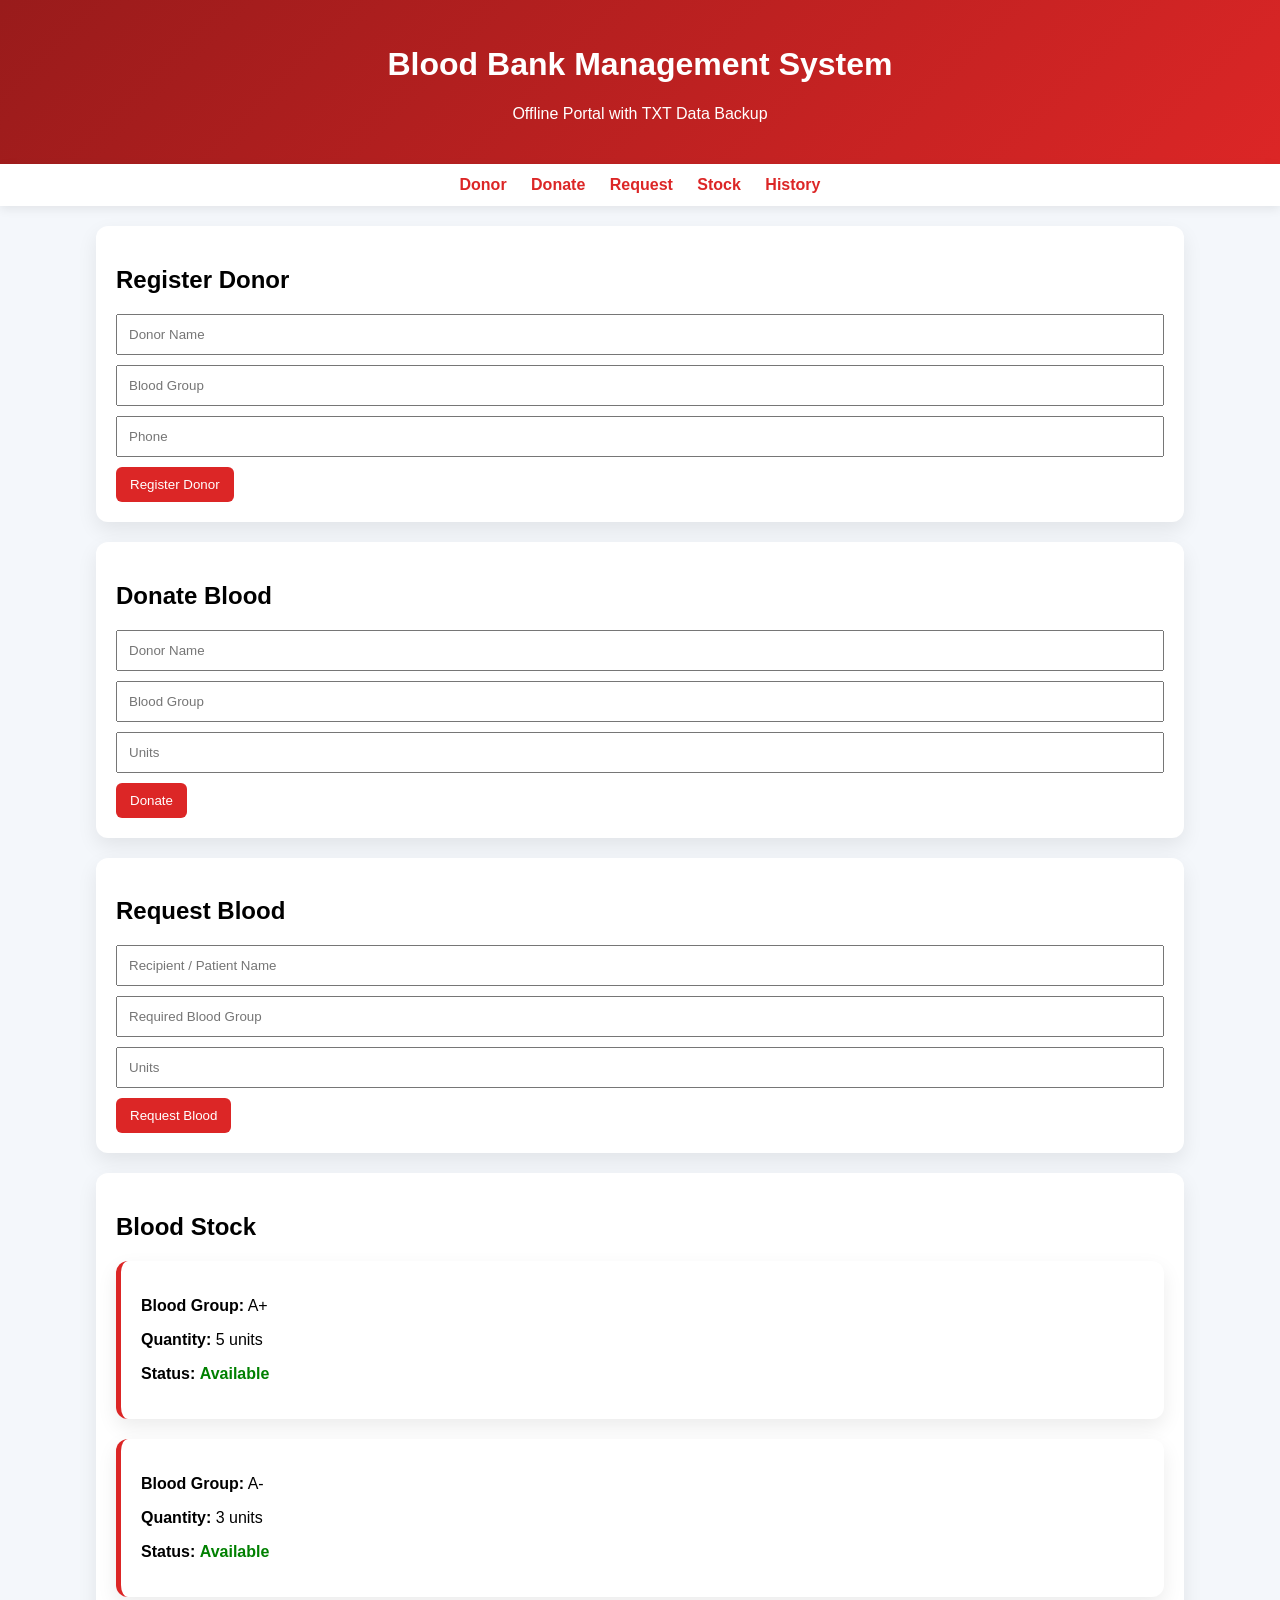
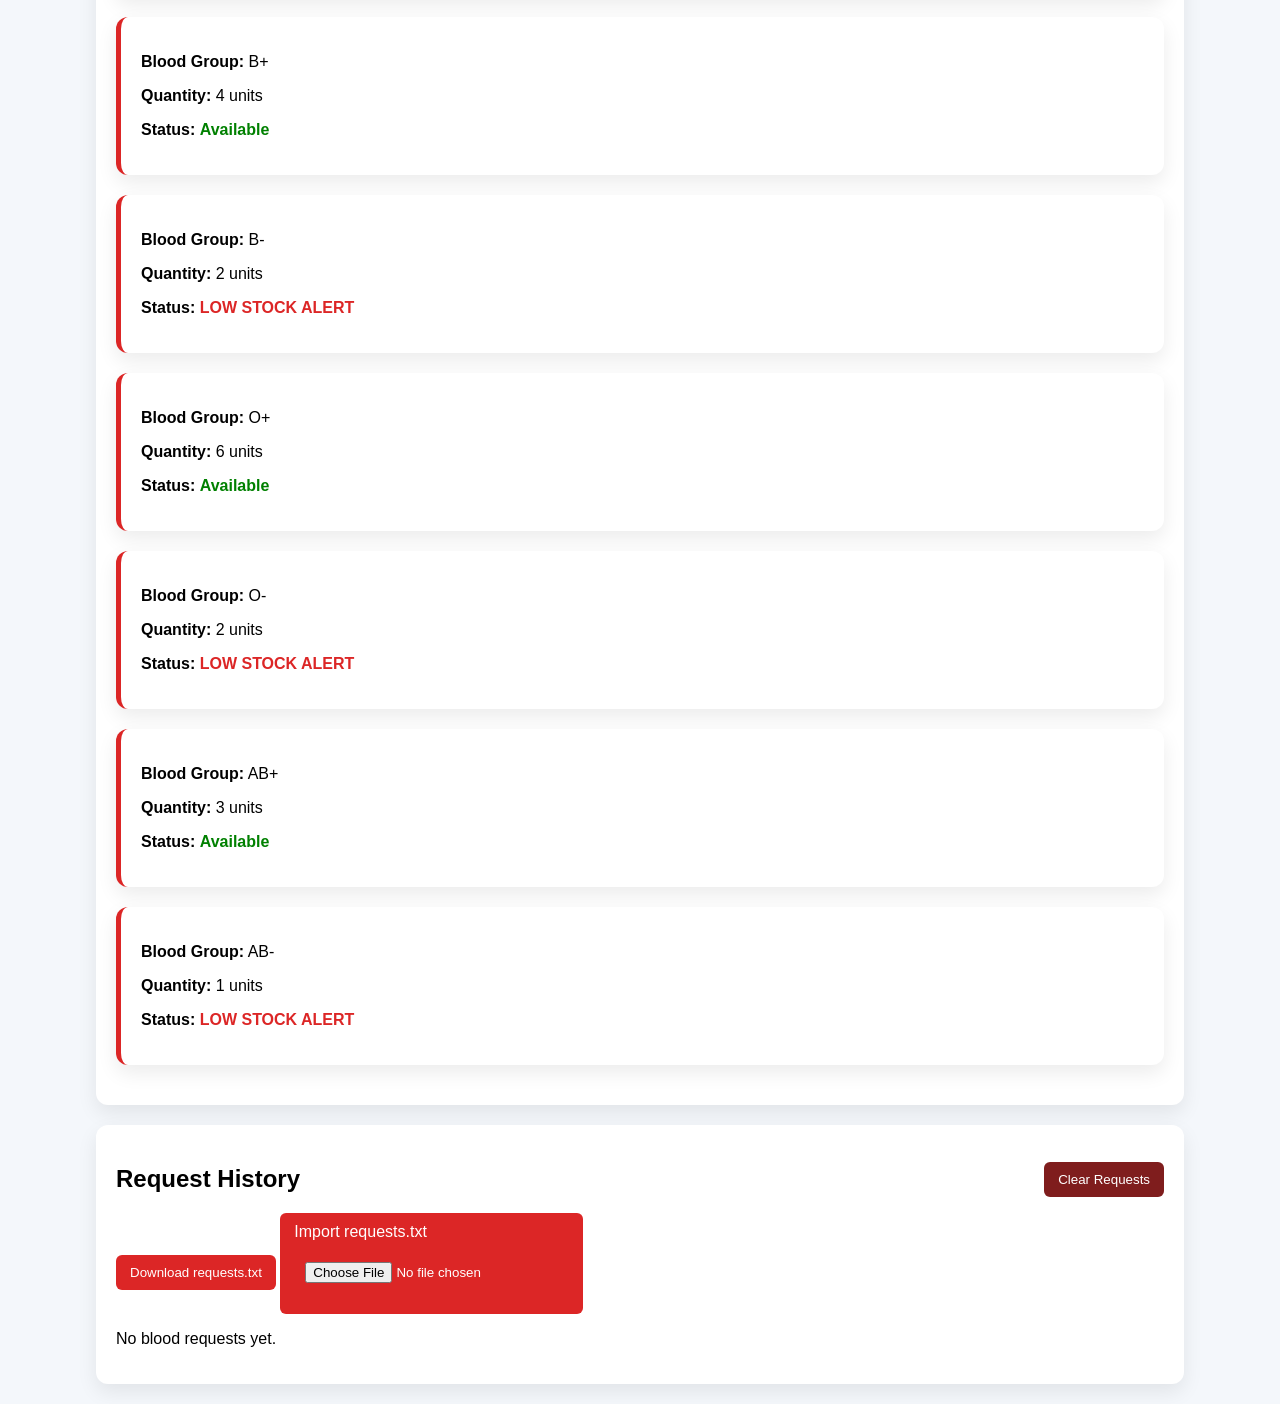
<file: Blood Bank Management System/BBMS-Simple-WebPortal/index.html>
<!DOCTYPE html>
<html>
<head>
  <title>Blood Bank Management System</title>
  <link rel="stylesheet" href="styles.css">
</head>
<body>

<header class="hero">
  <h1>Blood Bank Management System</h1>
  <p>Offline Portal with TXT Data Backup</p>
</header>

<nav>
  <a href="#donor">Donor</a>
  <a href="#donate">Donate</a>
  <a href="#request">Request</a>
  <a href="#stock">Stock</a>
  <a href="#history">History</a>
</nav>

<div class="container">

<section id="donor" class="card">
  <h2>Register Donor</h2>
  <form id="donorForm">
    <input type="text" id="dname" placeholder="Donor Name" required>
    <input type="text" id="dblood" placeholder="Blood Group" required>
    <input type="text" id="dphone" placeholder="Phone" required>
    <button type="submit">Register Donor</button>
  </form>
</section>

<section id="donate" class="card">
  <h2>Donate Blood</h2>
  <form id="donateForm">
    <input type="text" id="donorName" placeholder="Donor Name" required>
    <input type="text" id="bloodGroup" placeholder="Blood Group" required>
    <input type="number" id="units" placeholder="Units" required>
    <button type="submit">Donate</button>
  </form>
</section>

<section id="request" class="card">
  <h2>Request Blood</h2>
  <form id="requestForm">
    <input type="text" id="rname" placeholder="Recipient / Patient Name" required>
    <input type="text" id="rblood" placeholder="Required Blood Group" required>
    <input type="number" id="runits" placeholder="Units" required>
    <button type="submit">Request Blood</button>
  </form>
</section>

<section id="stock" class="card">
  <h2>Blood Stock</h2>
  <div id="stockList"></div>
</section>

<section id="history" class="card">
  <div class="section-title">
    <h2>Request History</h2>
    <button onclick="clearRequests()" class="danger-btn">Clear Requests</button>
  </div>

  <div class="backup-buttons">
    <button onclick="downloadRequests()">Download requests.txt</button>
    <label class="upload-btn">
      Import requests.txt
      <input type="file" id="uploadRequests" accept=".txt" hidden>
    </label>
  </div>

  <div id="requestList"></div>
</section>

</div>

<script src="script.js"></script>
</body>
</html>
</file>
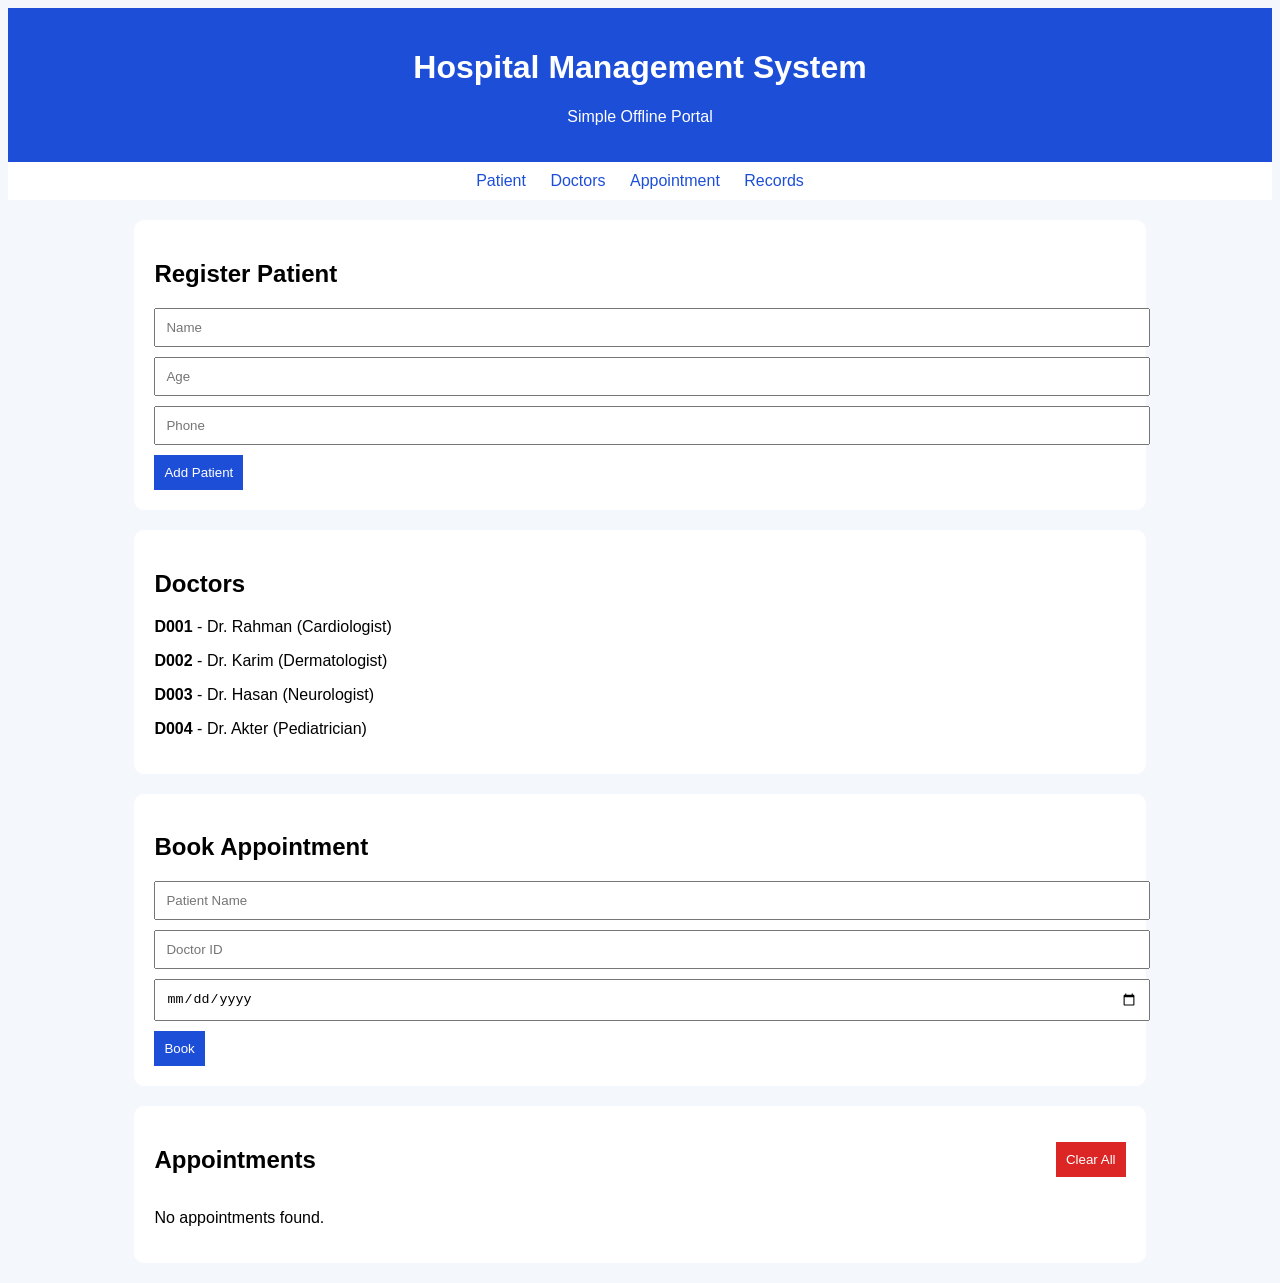
<file: Hospital Management System/HMS-SImple-WebPortal/index.html>
<!DOCTYPE html>
<html>
<head>
  <title>Hospital Management System</title>
  <link rel="stylesheet" href="styles.css">
</head>
<body>

<header class="hero">
  <h1>Hospital Management System</h1>
  <p>Simple Offline Portal</p>
</header>

<nav>
  <a href="#patients">Patient</a>
  <a href="#doctors">Doctors</a>
  <a href="#appointment">Appointment</a>
  <a href="#records">Records</a>
</nav>

<div class="container">

<!-- PATIENT -->
<section id="patients" class="card">
  <h2>Register Patient</h2>
  <form id="patientForm">
    <input type="text" id="pname" placeholder="Name" required>
    <input type="number" id="page" placeholder="Age" required>
    <input type="text" id="pphone" placeholder="Phone" required>
    <button type="submit">Add Patient</button>
  </form>
</section>

<!-- DOCTORS -->
<section id="doctors" class="card">
  <h2>Doctors</h2>
  <div id="doctorList"></div>
</section>

<!-- APPOINTMENT -->
<section id="appointment" class="card">
  <h2>Book Appointment</h2>
  <form id="appointmentForm">
    <input type="text" id="patientId" placeholder="Patient Name" required>
    <input type="text" id="doctorId" placeholder="Doctor ID" required>
    <input type="date" id="date" required>
    <button type="submit">Book</button>
  </form>
</section>

<!-- RECORDS -->
<section id="records" class="card">
  <div class="section-title">
    <h2>Appointments</h2>
    <button onclick="clearAllAppointments()" class="danger-btn">Clear All</button>
  </div>
  <div id="recordsList"></div>
</section>
</div>

<script src="script.js"></script>
</body>
</html>
</file>
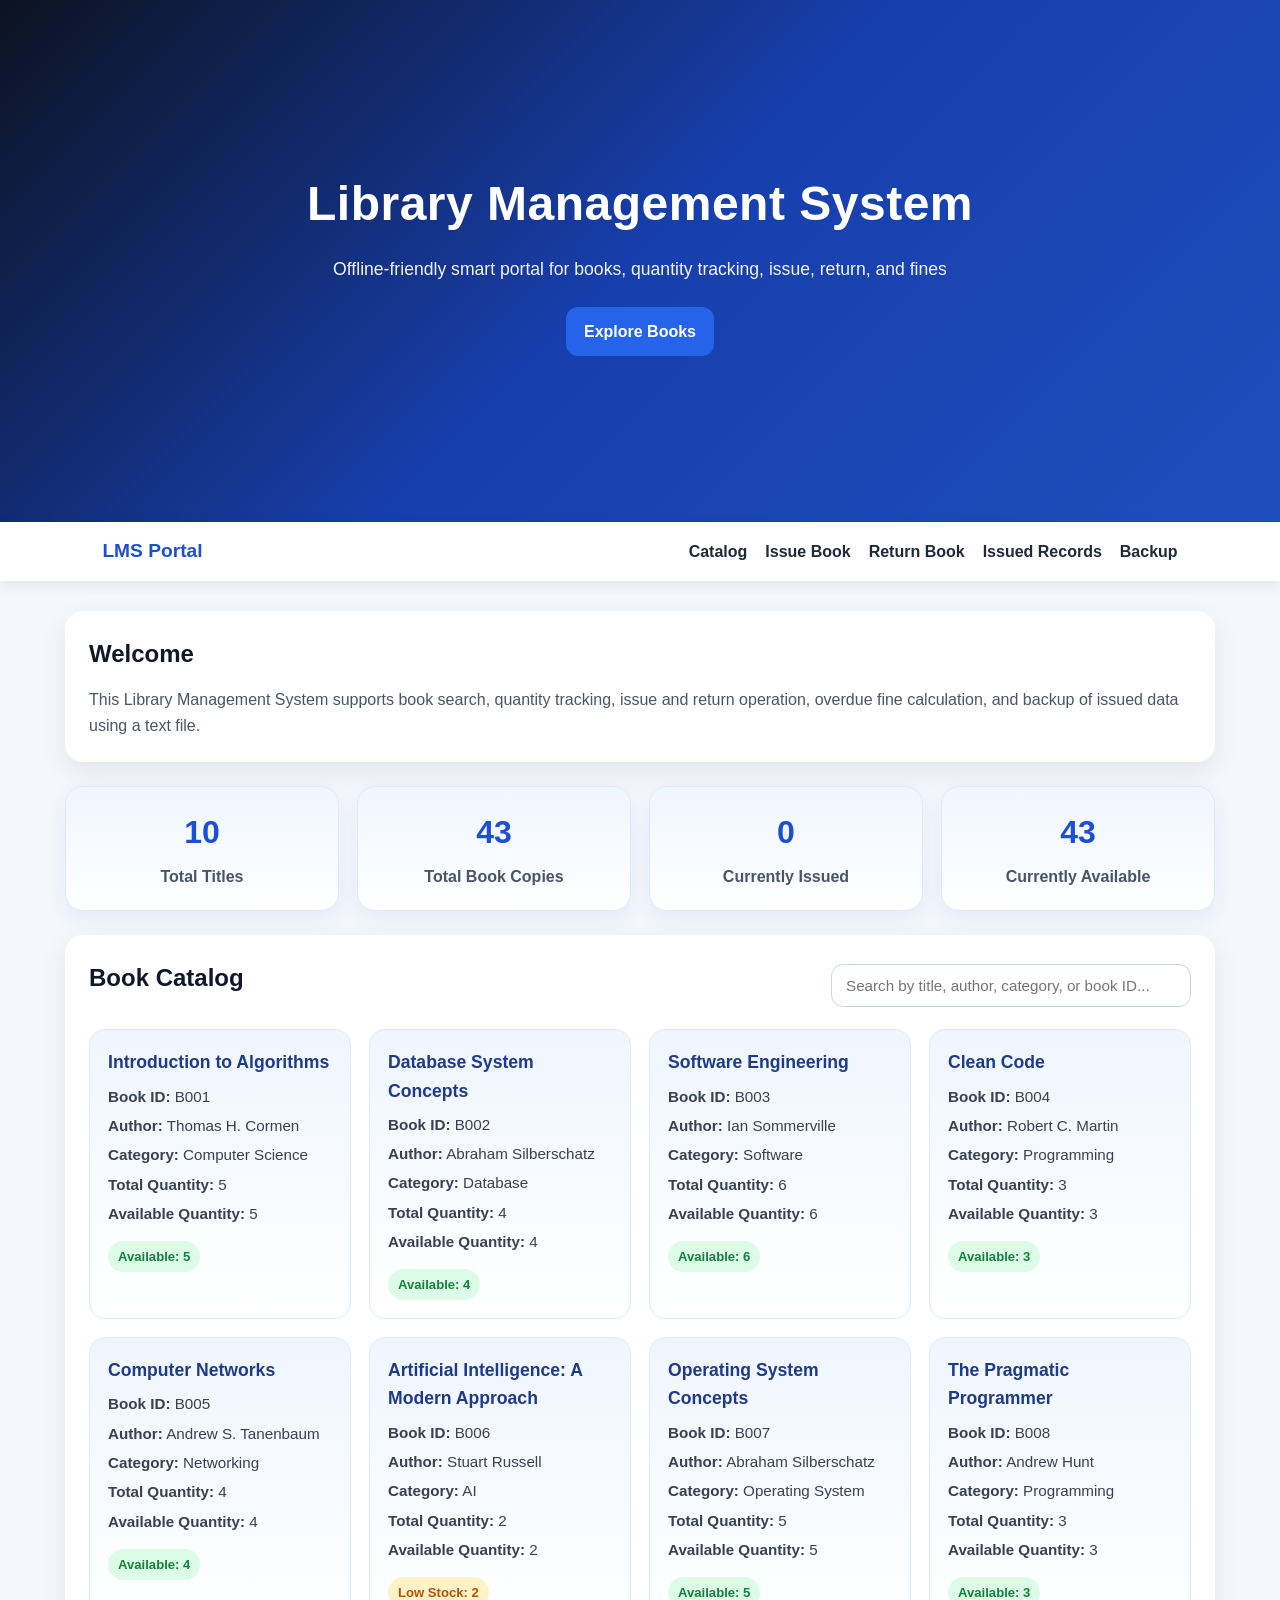
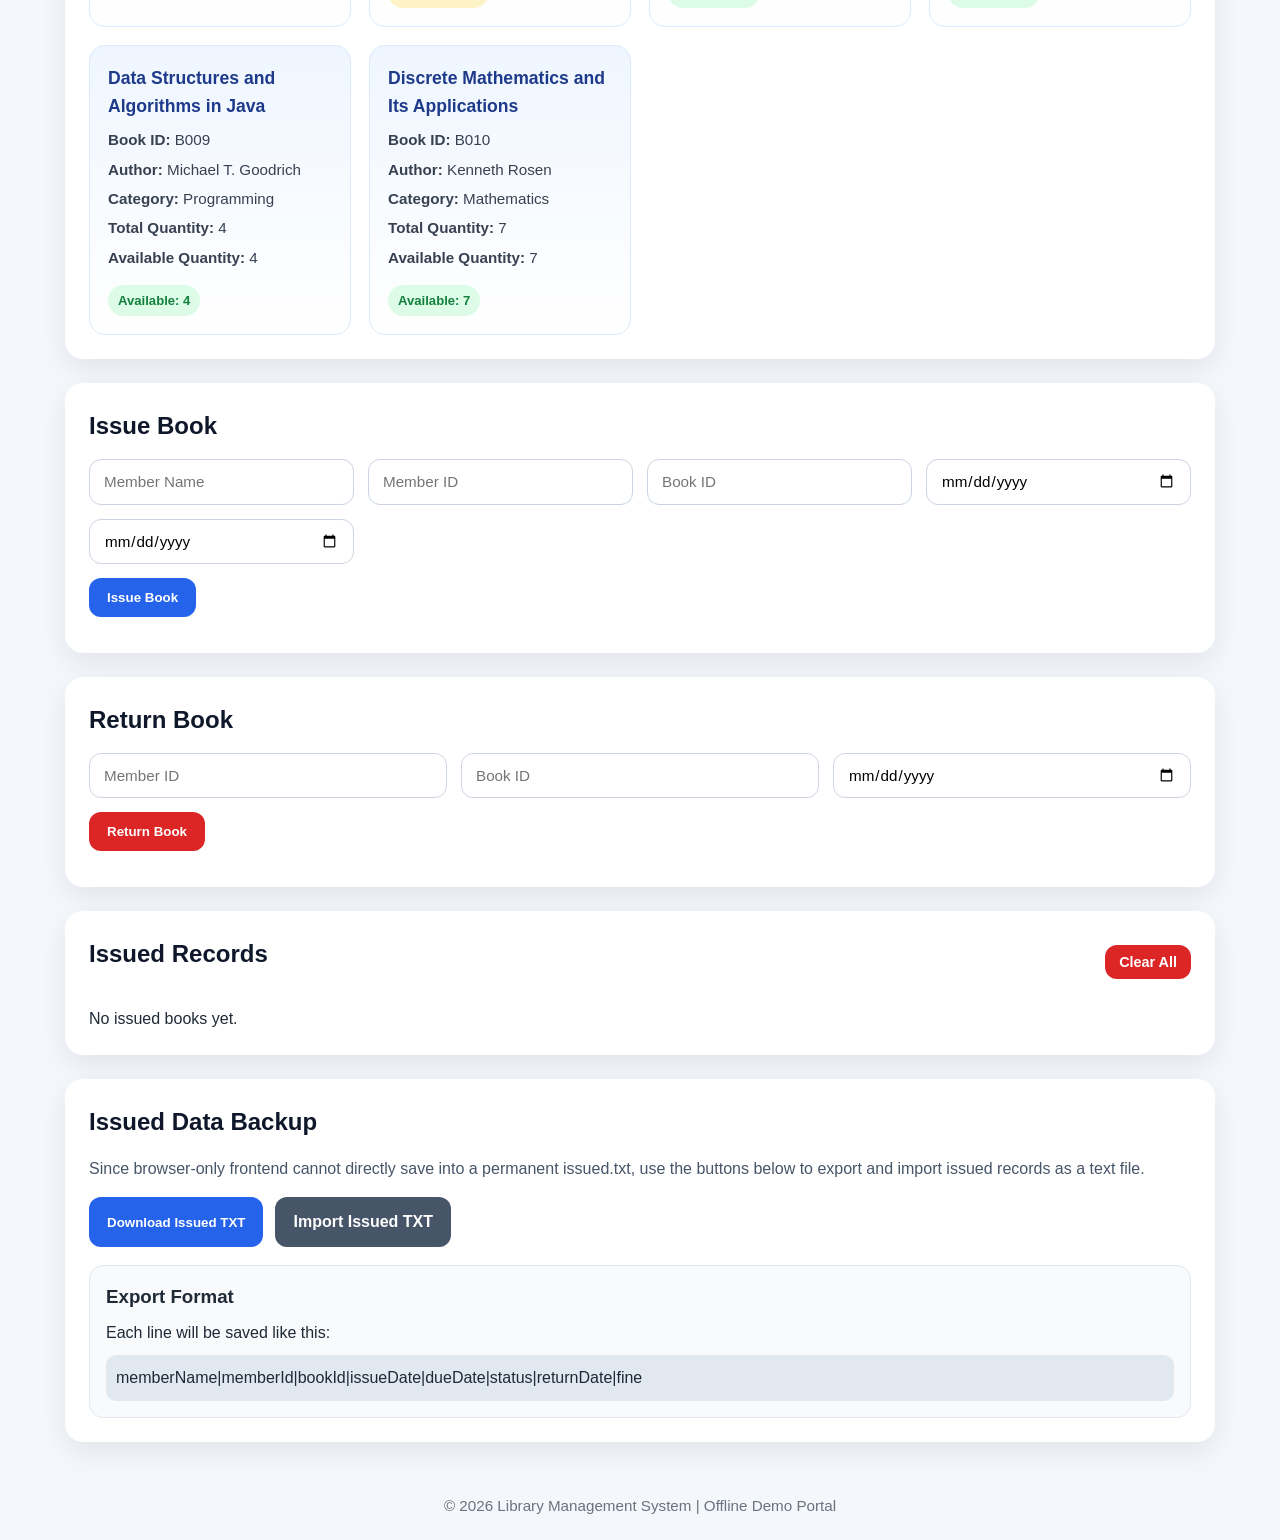
<file: Library Management System/LMS-WebPortal-Simple/index.html>
<!DOCTYPE html>
<html lang="en">
<head>
  <meta charset="UTF-8" />
  <meta name="viewport" content="width=device-width, initial-scale=1.0" />
  <title>Library Management System</title>
  <link rel="stylesheet" href="styles.css" />
</head>
<body>
  <header class="hero">
    <div class="overlay"></div>
    <div class="hero-content">
      <h1>Library Management System</h1>
      <p>Offline-friendly smart portal for books, quantity tracking, issue, return, and fines</p>
      <a href="#catalog" class="btn">Explore Books</a>
    </div>
  </header>

  <nav class="navbar">
    <div class="logo">LMS Portal</div>
    <ul>
      <li><a href="#catalog">Catalog</a></li>
      <li><a href="#issue">Issue Book</a></li>
      <li><a href="#return">Return Book</a></li>
      <li><a href="#records">Issued Records</a></li>
      <li><a href="#backup">Backup</a></li>
    </ul>
  </nav>

  <main class="container">
    <section class="card intro">
      <h2>Welcome</h2>
      <p>
        This Library Management System supports book search, quantity tracking,
        issue and return operation, overdue fine calculation, and backup of issued data
        using a text file.
      </p>
    </section>

    <section class="stats-grid">
      <div class="stat-card">
        <h3 id="totalTitles">0</h3>
        <p>Total Titles</p>
      </div>
      <div class="stat-card">
        <h3 id="totalBooks">0</h3>
        <p>Total Book Copies</p>
      </div>
      <div class="stat-card">
        <h3 id="issuedCount">0</h3>
        <p>Currently Issued</p>
      </div>
      <div class="stat-card">
        <h3 id="availableCount">0</h3>
        <p>Currently Available</p>
      </div>
    </section>

    <section id="catalog" class="card">
      <div class="section-head">
        <h2>Book Catalog</h2>
        <input type="text" id="searchInput" placeholder="Search by title, author, category, or book ID..." />
      </div>
      <div id="bookList" class="book-grid"></div>
    </section>

    <section id="issue" class="card form-section">
      <h2>Issue Book</h2>
      <form id="issueForm">
        <div class="form-grid">
          <input type="text" id="memberName" placeholder="Member Name" required />
          <input type="text" id="memberId" placeholder="Member ID" required />
          <input type="text" id="issueBookId" placeholder="Book ID" required />
          <input type="date" id="issueDate" required />
          <input type="date" id="dueDate" required />
        </div>
        <button type="submit" class="btn">Issue Book</button>
      </form>
      <p id="issueMsg" class="message"></p>
    </section>

    <section id="return" class="card form-section">
      <h2>Return Book</h2>
      <form id="returnForm">
        <div class="form-grid">
          <input type="text" id="returnMemberId" placeholder="Member ID" required />
          <input type="text" id="returnBookId" placeholder="Book ID" required />
          <input type="date" id="returnDate" required />
        </div>
        <button type="submit" class="btn danger">Return Book</button>
      </form>
      <p id="returnMsg" class="message"></p>
    </section>

    <section id="records" class="card">
      <div class="section-head">
        <h2>Issued Records</h2>
        <button id="clearAllBtn" class="btn small danger">Clear All</button>
      </div>
      <div id="recordList" class="record-list"></div>
    </section>

    <section id="backup" class="card">
      <h2>Issued Data Backup</h2>
      <p class="backup-note">
        Since browser-only frontend cannot directly save into a permanent <code>issued.txt</code>,
        use the buttons below to export and import issued records as a text file.
      </p>

      <div class="backup-actions">
        <button id="downloadIssuedBtn" class="btn">Download Issued TXT</button>
        <label for="uploadIssuedFile" class="btn secondary">Import Issued TXT</label>
        <input type="file" id="uploadIssuedFile" accept=".txt" hidden />
      </div>

      <div class="sample-box">
        <h3>Export Format</h3>
        <p>Each line will be saved like this:</p>
        <code>memberName|memberId|bookId|issueDate|dueDate|status|returnDate|fine</code>
      </div>
    </section>
  </main>

  <footer class="footer">
    <p>&copy; 2026 Library Management System | Offline Demo Portal</p>
  </footer>

  <script src="script.js"></script>
</body>
</html>
</file>
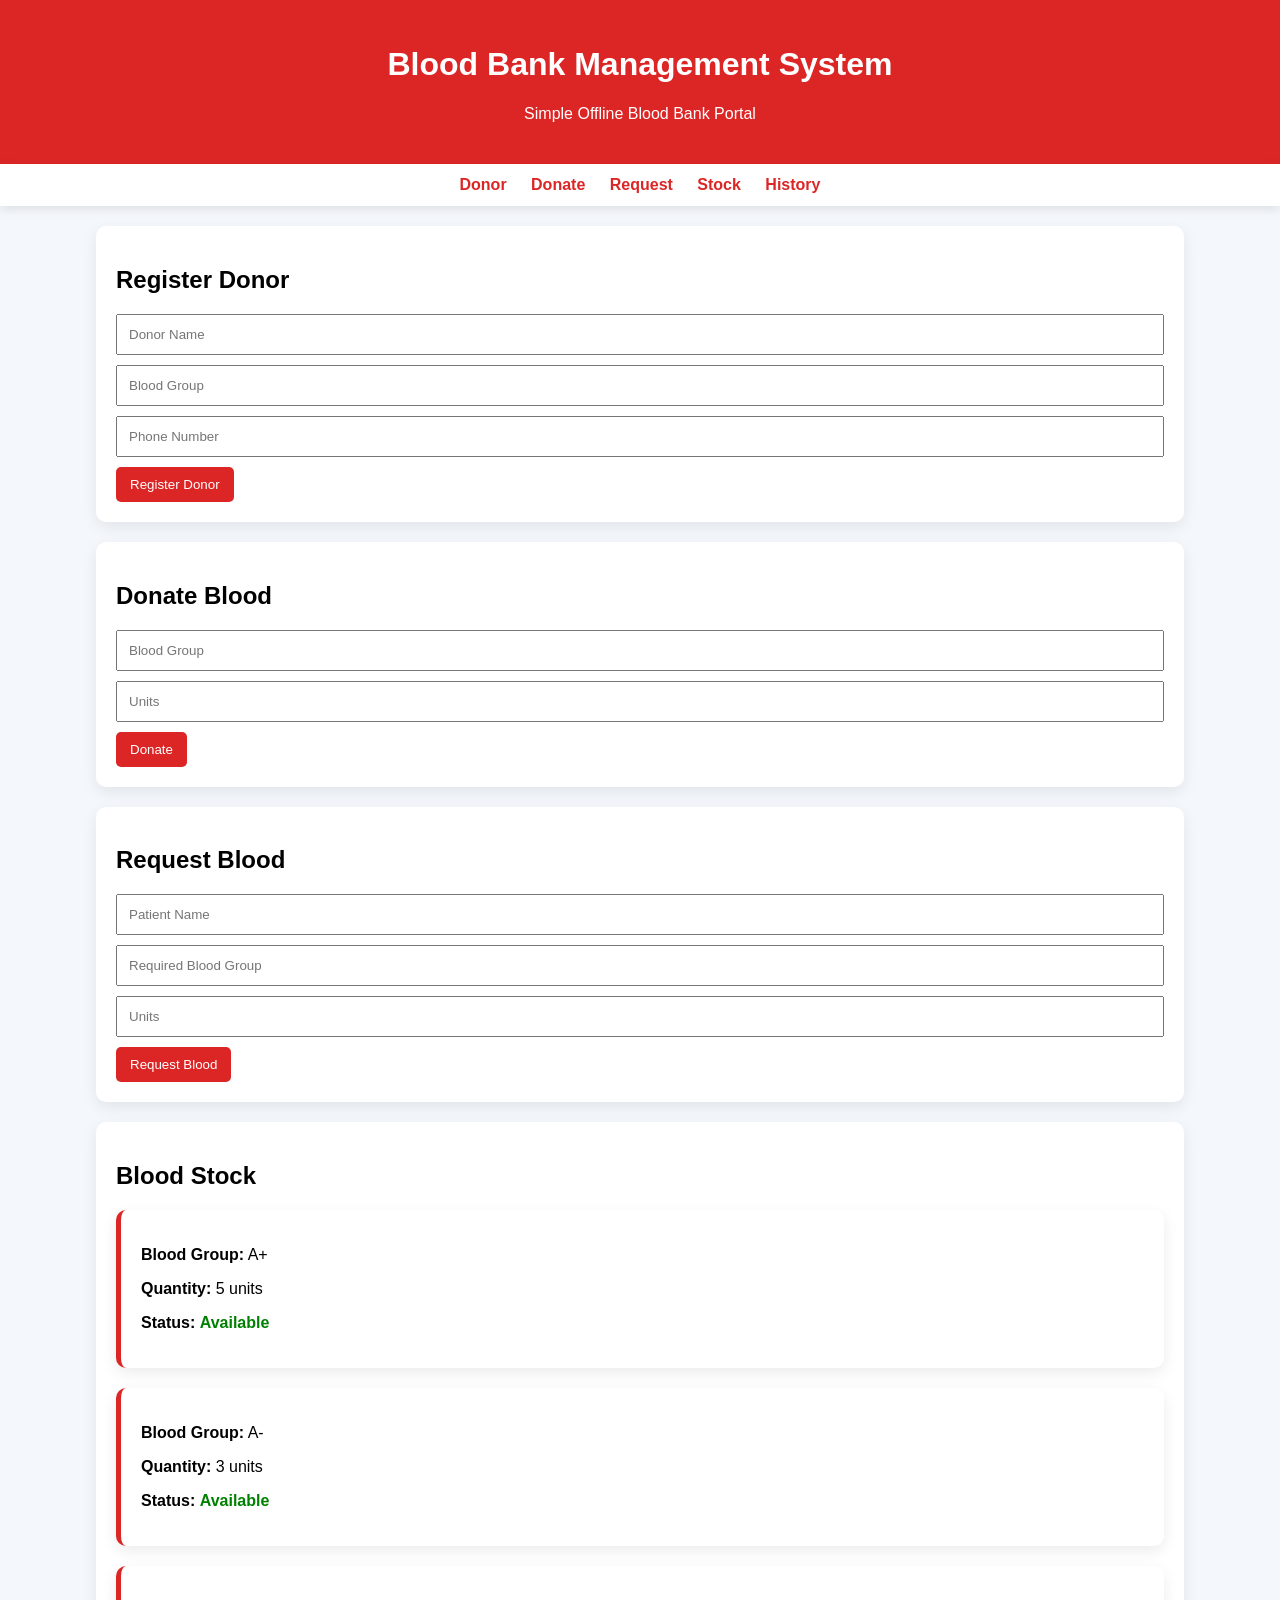
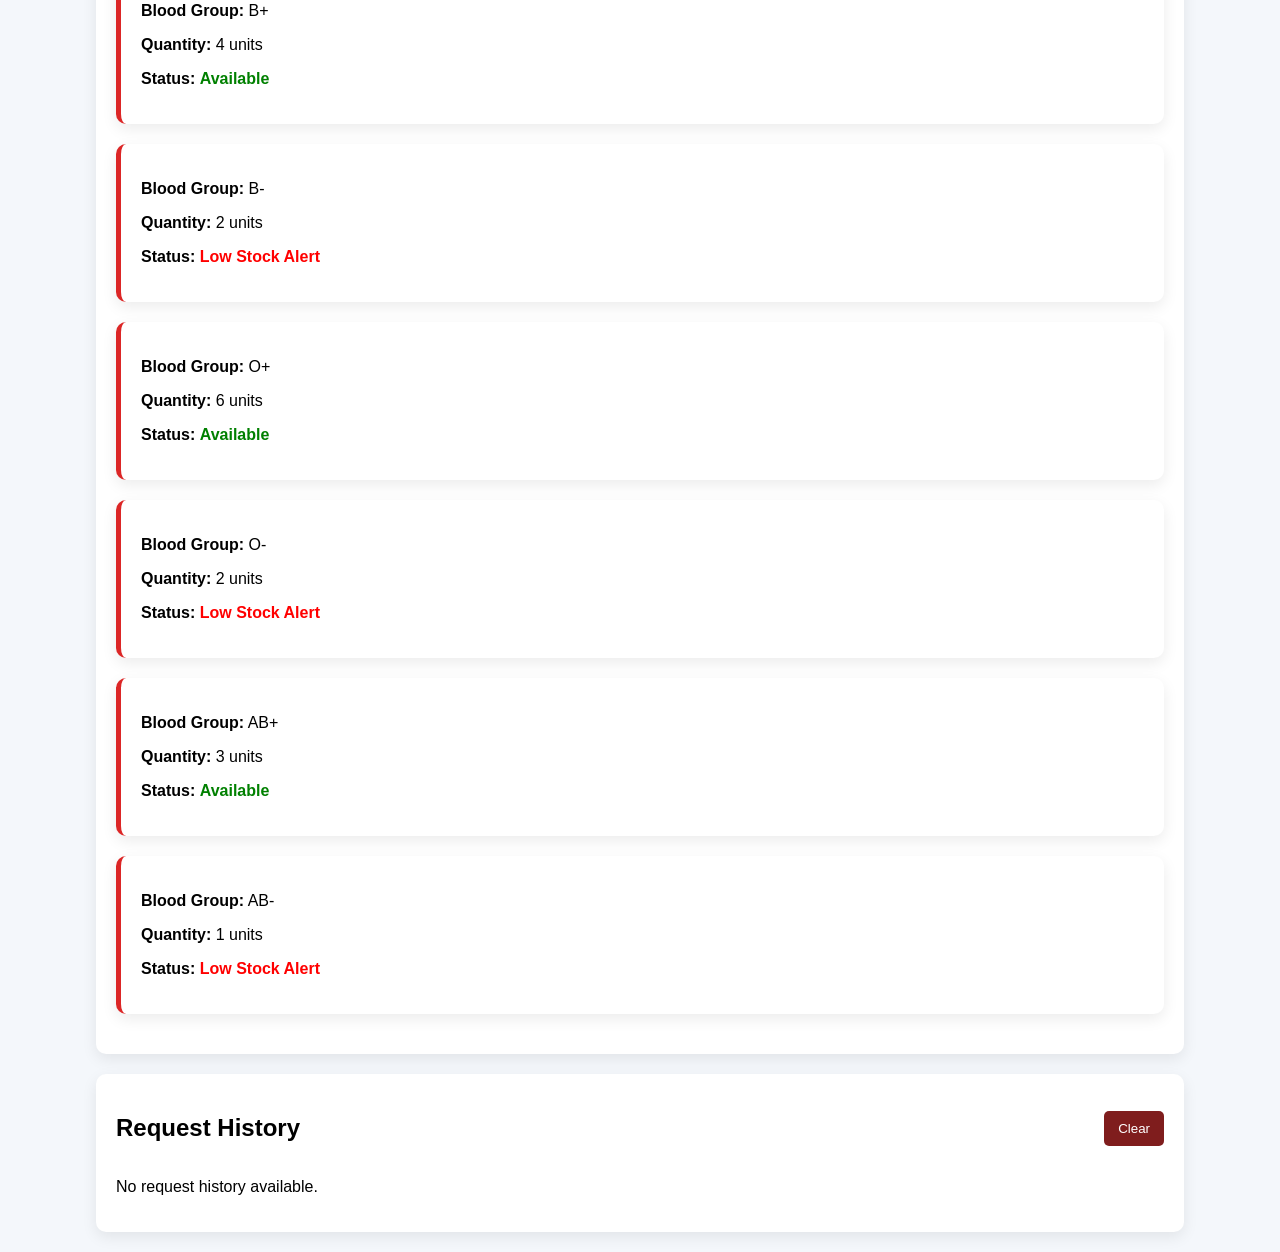
<file: SimpleWebPortals/BBMS-Simple-WebPortal/index.html>
<!DOCTYPE html>
<html>
<head>
  <title>Blood Bank Management System</title>
  <link rel="stylesheet" href="styles.css">
</head>
<body>

<header>
  <h1>Blood Bank Management System</h1>
  <p>Simple Offline Blood Bank Portal</p>
</header>

<nav>
  <a href="#donor">Donor</a>
  <a href="#donate">Donate</a>
  <a href="#request">Request</a>
  <a href="#stock">Stock</a>
  <a href="#history">History</a>
</nav>

<div class="container">

  <section id="donor" class="card">
    <h2>Register Donor</h2>
    <form id="donorForm">
      <input type="text" id="dname" placeholder="Donor Name" required>
      <input type="text" id="dblood" placeholder="Blood Group" required>
      <input type="text" id="dphone" placeholder="Phone Number" required>
      <button type="submit">Register Donor</button>
    </form>
  </section>

  <section id="donate" class="card">
    <h2>Donate Blood</h2>
    <form id="donateForm">
      <input type="text" id="bloodGroup" placeholder="Blood Group" required>
      <input type="number" id="units" placeholder="Units" required>
      <button type="submit">Donate</button>
    </form>
  </section>

  <section id="request" class="card">
    <h2>Request Blood</h2>
    <form id="requestForm">
      <input type="text" id="rname" placeholder="Patient Name" required>
      <input type="text" id="rblood" placeholder="Required Blood Group" required>
      <input type="number" id="runits" placeholder="Units" required>
      <button type="submit">Request Blood</button>
    </form>
  </section>

  <section id="stock" class="card">
    <h2>Blood Stock</h2>
    <div id="stockList"></div>
  </section>

  <section id="history" class="card">
    <div class="section-title">
      <h2>Request History</h2>
      <button onclick="clearRequests()" class="danger-btn">Clear</button>
    </div>
    <div id="requestList"></div>
  </section>

</div>

<script src="script.js"></script>
</body>
</html>
</file>
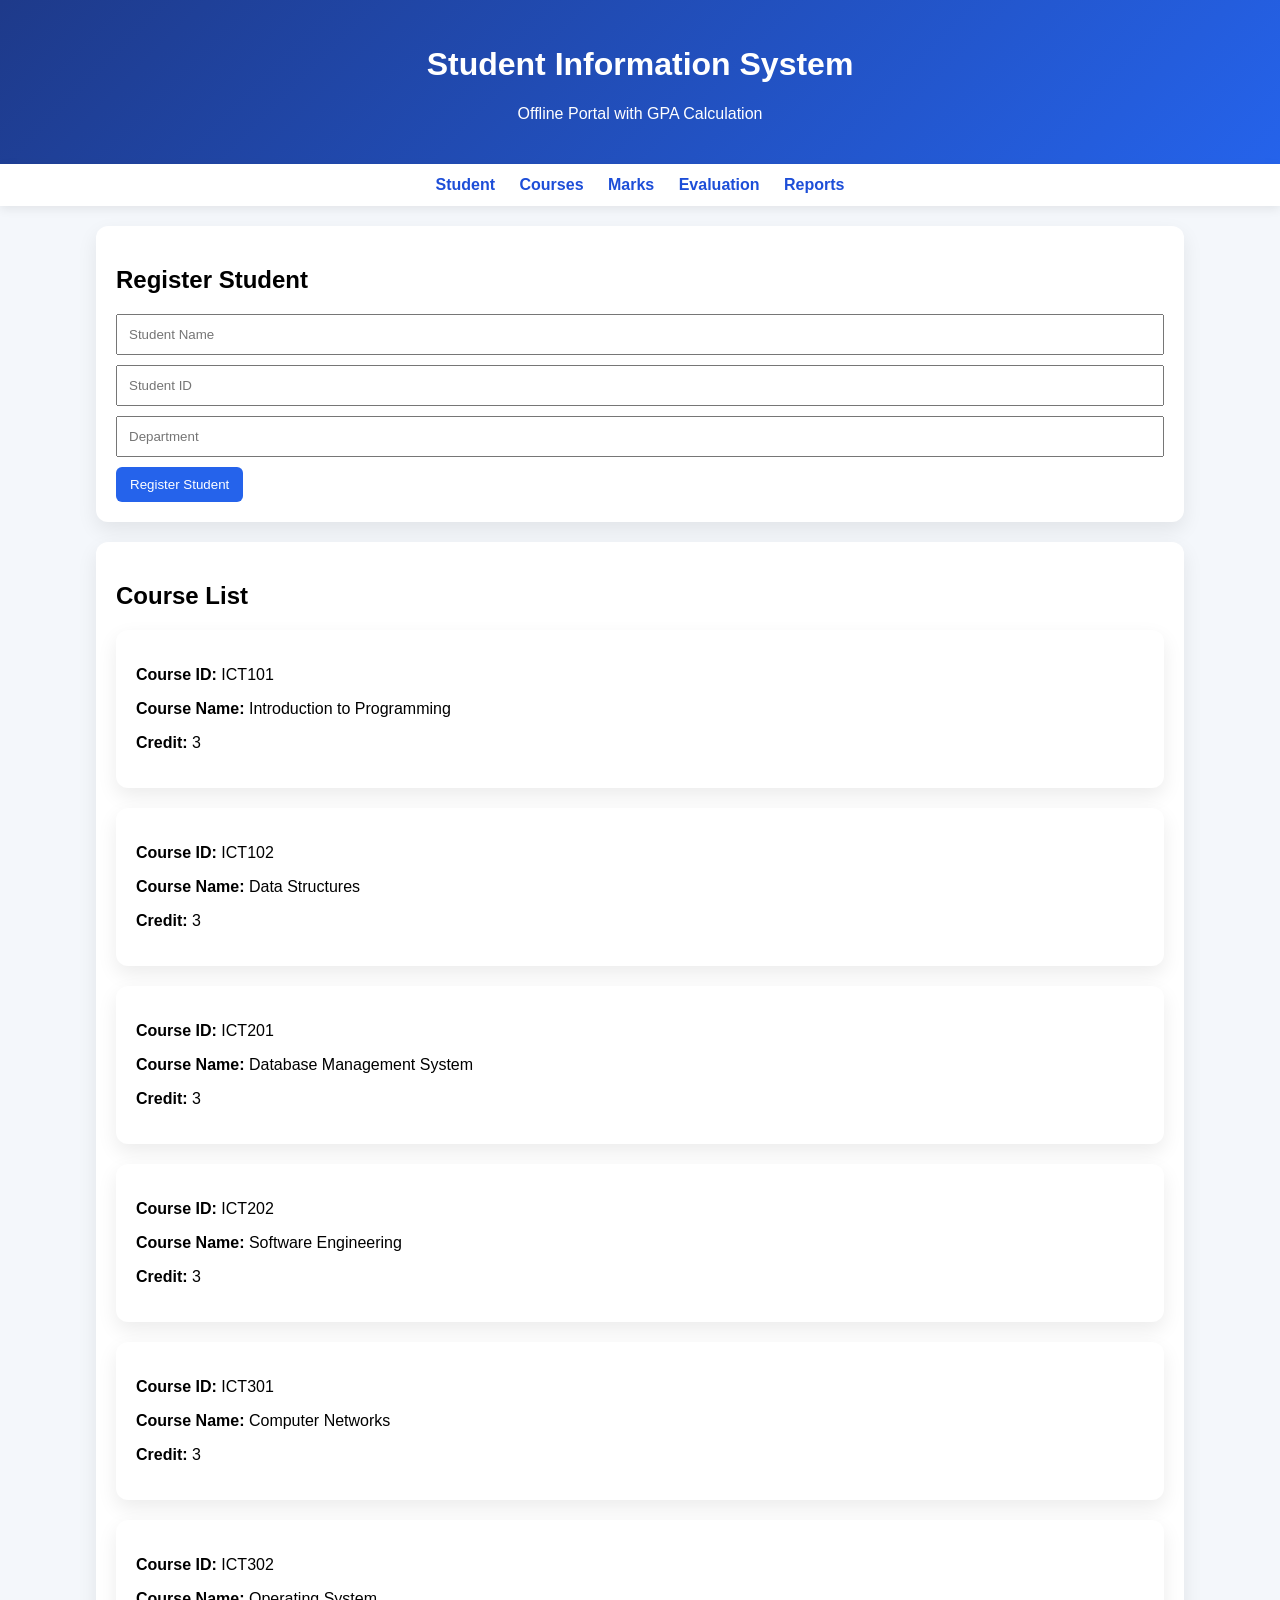
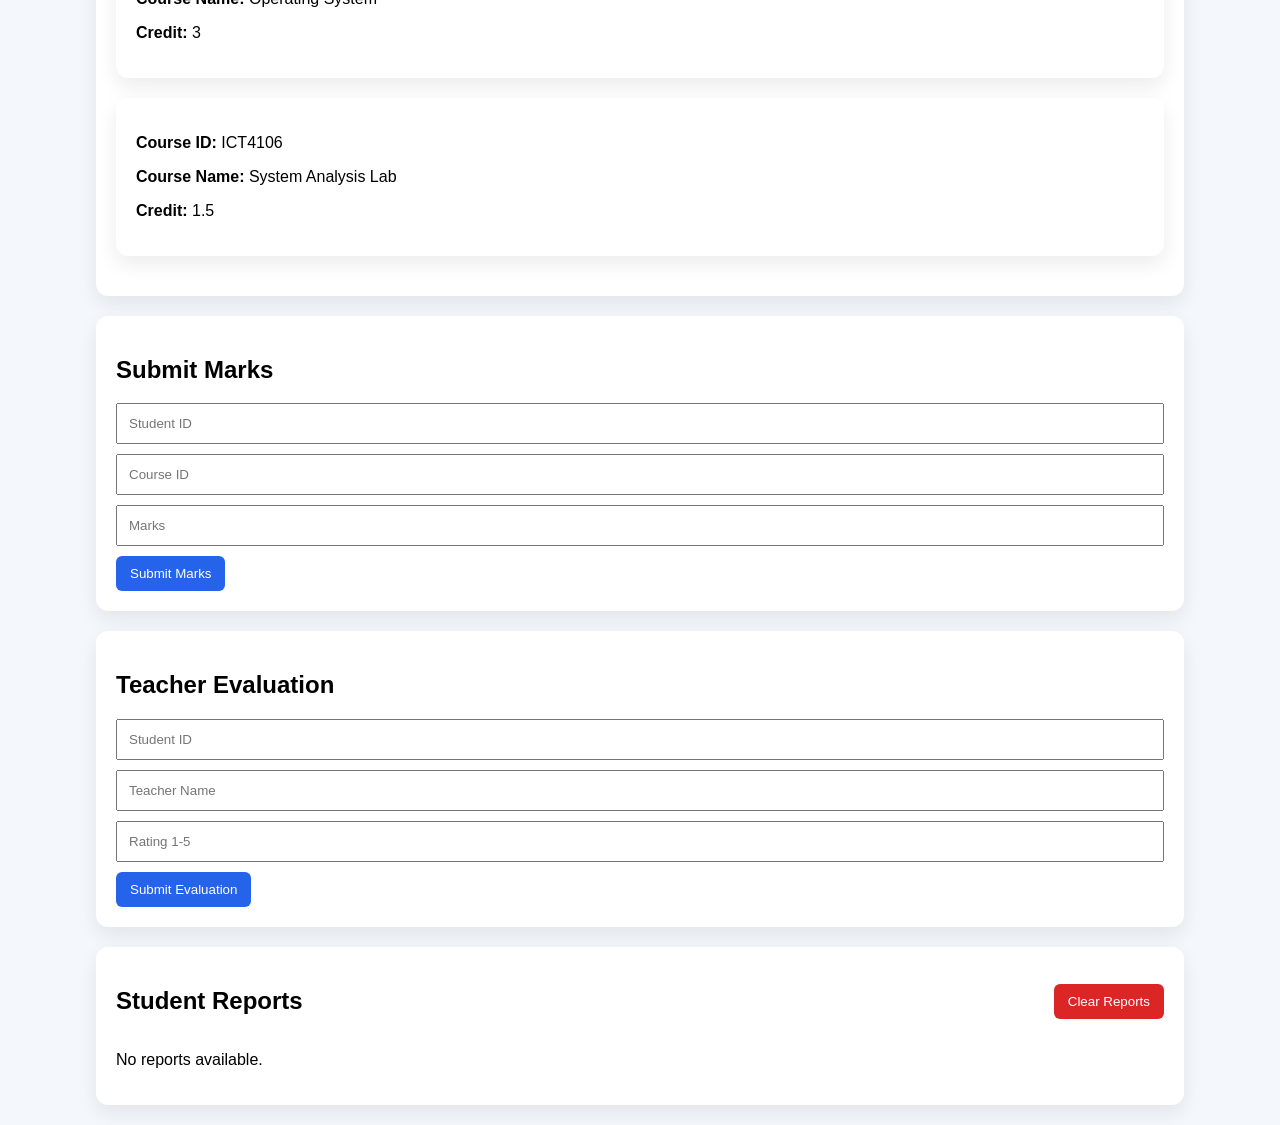
<file: SimpleWebPortals/SIS-Simple-WebPortal/index.html>
<!DOCTYPE html>
<html>
<head>
  <title>Student Information System</title>
  <link rel="stylesheet" href="styles.css">
</head>
<body>

<header class="hero">
  <h1>Student Information System</h1>
  <p>Offline Portal with GPA Calculation</p>
</header>

<nav>
  <a href="#student">Student</a>
  <a href="#courses">Courses</a>
  <a href="#marksSection">Marks</a>
  <a href="#evaluation">Evaluation</a>
  <a href="#reports">Reports</a>
</nav>

<div class="container">

<section id="student" class="card">
  <h2>Register Student</h2>
  <form id="studentForm">
    <input type="text" id="sname" placeholder="Student Name" required>
    <input type="text" id="sid" placeholder="Student ID" required>
    <input type="text" id="dept" placeholder="Department" required>
    <button type="submit">Register Student</button>
  </form>
</section>

<section id="courses" class="card">
  <h2>Course List</h2>
  <div id="courseList"></div>
</section>

<section id="marksSection" class="card">
  <h2>Submit Marks</h2>
  <form id="marksForm">
    <input type="text" id="markStudentId" placeholder="Student ID" required>
    <input type="text" id="courseId" placeholder="Course ID" required>
    <input type="number" id="marks" placeholder="Marks" required>
    <button type="submit">Submit Marks</button>
  </form>
</section>

<section id="evaluation" class="card">
  <h2>Teacher Evaluation</h2>
  <form id="evaluationForm">
    <input type="text" id="evalStudentId" placeholder="Student ID" required>
    <input type="text" id="teacherName" placeholder="Teacher Name" required>
    <input type="number" id="rating" placeholder="Rating 1-5" min="1" max="5" required>
    <button type="submit">Submit Evaluation</button>
  </form>
</section>

<section id="reports" class="card">
  <div class="section-title">
    <h2>Student Reports</h2>
    <button onclick="clearReports()" class="danger-btn">Clear Reports</button>
  </div>

  <div id="reportList"></div>
</section>
</div>

<script src="script.js"></script>
</body>
</html>
</file>
<file: Blood Bank Management System/BBMS-Simple-WebPortal/styles.css>
body {
  font-family: Arial;
  background: #f4f7fb;
  margin: 0;
}

.hero {
  background: linear-gradient(135deg, #991b1b, #dc2626);
  color: white;
  padding: 25px;
  text-align: center;
}

nav {
  background: white;
  padding: 12px;
  text-align: center;
  box-shadow: 0 3px 10px rgba(0,0,0,0.08);
}

nav a {
  margin: 10px;
  text-decoration: none;
  color: #dc2626;
  font-weight: bold;
}

.container {
  width: 85%;
  margin: auto;
}

.card {
  background: white;
  padding: 20px;
  margin: 20px 0;
  border-radius: 12px;
  box-shadow: 0 8px 20px rgba(0,0,0,0.08);
}

input {
  display: block;
  margin: 10px 0;
  padding: 11px;
  width: 100%;
  box-sizing: border-box;
}

button,
.upload-btn {
  padding: 10px 14px;
  background: #dc2626;
  color: white;
  border: none;
  border-radius: 6px;
  cursor: pointer;
  display: inline-block;
}

button:hover,
.upload-btn:hover {
  background: #b91c1c;
}

.stock-card {
  border-left: 5px solid #dc2626;
}

.low {
  color: #dc2626;
  font-weight: bold;
}

.safe {
  color: green;
  font-weight: bold;
}

.pending {
  color: orange;
  font-weight: bold;
}

.issued {
  color: green;
  font-weight: bold;
}

.rejected {
  color: red;
  font-weight: bold;
}

.section-title {
  display: flex;
  justify-content: space-between;
  align-items: center;
}

.danger-btn {
  background: #7f1d1d;
}

.backup-buttons {
  margin-bottom: 15px;
}
</file>
<file: Hospital Management System/HMS-SImple-WebPortal/styles.css>
body {
  font-family: Arial;
  background: #f4f7fb;
}

.hero {
  background: #1d4ed8;
  color: white;
  padding: 20px;
  text-align: center;
}

nav {
  background: white;
  padding: 10px;
  text-align: center;
}

nav a {
  margin: 10px;
  text-decoration: none;
  color: #1d4ed8;
}

.container {
  width: 80%;
  margin: auto;
}

.card {
  background: white;
  padding: 20px;
  margin: 20px 0;
  border-radius: 10px;
}

input {
  display: block;
  margin: 10px 0;
  padding: 10px;
  width: 100%;
}

button {
  padding: 10px;
  background: #1d4ed8;
  color: white;
  border: none;
}

.section-title {
  display: flex;
  justify-content: space-between;
  align-items: center;
}

.danger-btn {
  background: #dc2626;
}

.danger-btn:hover {
  background: #b91c1c;
}

.cancel-btn {
  background: #f97316;
  margin-top: 8px;
}

.cancel-btn:hover {
  background: #ea580c;
}

.complete-btn {
  background: #16a34a;
  margin-top: 8px;
  margin-right: 8px;
}

.complete-btn:hover {
  background: #15803d;
}
</file>
<file: Library Management System/LMS-WebPortal-Simple/styles.css>
* {
  margin: 0;
  padding: 0;
  box-sizing: border-box;
  font-family: "Segoe UI", Tahoma, Geneva, Verdana, sans-serif;
}

html {
  scroll-behavior: smooth;
}

body {
  background: #f4f7fb;
  color: #1f2937;
  line-height: 1.6;
}

.hero {
  position: relative;
  height: 58vh;
  background: linear-gradient(135deg, #0f172a, #1d4ed8, #2563eb);
  display: flex;
  align-items: center;
  justify-content: center;
  text-align: center;
  color: white;
  overflow: hidden;
}

.overlay {
  position: absolute;
  inset: 0;
  background: rgba(0, 0, 0, 0.2);
}

.hero-content {
  position: relative;
  z-index: 2;
  padding: 20px;
}

.hero-content h1 {
  font-size: 3rem;
  margin-bottom: 12px;
  letter-spacing: 0.5px;
}

.hero-content p {
  font-size: 1.1rem;
  margin-bottom: 24px;
  opacity: 0.95;
}

.navbar {
  position: sticky;
  top: 0;
  z-index: 10;
  background: #ffffff;
  box-shadow: 0 4px 14px rgba(0, 0, 0, 0.08);
  padding: 14px 8%;
  display: flex;
  justify-content: space-between;
  align-items: center;
}

.logo {
  font-weight: 800;
  color: #1d4ed8;
  font-size: 1.2rem;
}

.navbar ul {
  list-style: none;
  display: flex;
  gap: 18px;
  flex-wrap: wrap;
}

.navbar a {
  text-decoration: none;
  color: #1f2937;
  font-weight: 600;
  transition: 0.25s;
}

.navbar a:hover {
  color: #1d4ed8;
}

.container {
  width: min(1150px, 92%);
  margin: 30px auto;
}

.card {
  background: #fff;
  border-radius: 18px;
  padding: 24px;
  margin-bottom: 24px;
  box-shadow: 0 10px 28px rgba(15, 23, 42, 0.08);
}

.intro p {
  margin-top: 10px;
  color: #4b5563;
}

.stats-grid {
  display: grid;
  grid-template-columns: repeat(auto-fit, minmax(180px, 1fr));
  gap: 18px;
  margin-bottom: 24px;
}

.stat-card {
  background: linear-gradient(180deg, #eff6ff, #ffffff);
  border: 1px solid #dbeafe;
  border-radius: 18px;
  padding: 20px;
  text-align: center;
  box-shadow: 0 8px 20px rgba(37, 99, 235, 0.08);
}

.stat-card h3 {
  font-size: 2rem;
  color: #1d4ed8;
  margin-bottom: 6px;
}

.stat-card p {
  color: #475569;
  font-weight: 600;
}

.section-head {
  display: flex;
  justify-content: space-between;
  align-items: center;
  gap: 16px;
  flex-wrap: wrap;
  margin-bottom: 18px;
}

.section-head input {
  width: 360px;
  max-width: 100%;
  padding: 12px 14px;
  border: 1px solid #cbd5e1;
  border-radius: 12px;
  outline: none;
  font-size: 0.95rem;
}

.section-head input:focus,
.form-grid input:focus {
  border-color: #2563eb;
  box-shadow: 0 0 0 3px rgba(37, 99, 235, 0.12);
}

.book-grid {
  display: grid;
  grid-template-columns: repeat(auto-fit, minmax(250px, 1fr));
  gap: 18px;
}

.book-card {
  background: linear-gradient(180deg, #eff6ff, #ffffff);
  border: 1px solid #dbeafe;
  border-radius: 16px;
  padding: 18px;
  transition: transform 0.2s ease, box-shadow 0.2s ease;
}

.book-card:hover {
  transform: translateY(-4px);
  box-shadow: 0 10px 22px rgba(37, 99, 235, 0.12);
}

.book-card h3 {
  color: #1e3a8a;
  margin-bottom: 8px;
  font-size: 1.1rem;
}

.book-card p {
  margin: 5px 0;
  color: #374151;
  font-size: 0.95rem;
}

.badge {
  display: inline-block;
  margin-top: 10px;
  padding: 5px 10px;
  border-radius: 999px;
  font-size: 0.82rem;
  font-weight: 700;
}

.badge.available {
  background: #dcfce7;
  color: #15803d;
}

.badge.low {
  background: #fef3c7;
  color: #b45309;
}

.badge.out {
  background: #fee2e2;
  color: #b91c1c;
}

.form-section h2,
.card h2 {
  margin-bottom: 14px;
  color: #0f172a;
}

.form-grid {
  display: grid;
  grid-template-columns: repeat(auto-fit, minmax(210px, 1fr));
  gap: 14px;
  margin-bottom: 14px;
}

.form-grid input {
  padding: 12px 14px;
  border: 1px solid #cbd5e1;
  border-radius: 12px;
  outline: none;
  font-size: 0.95rem;
}

.btn {
  display: inline-block;
  background: #2563eb;
  color: white;
  border: none;
  padding: 12px 18px;
  border-radius: 12px;
  font-weight: 700;
  cursor: pointer;
  text-decoration: none;
  transition: 0.25s;
}

.btn:hover {
  background: #1d4ed8;
}

.btn.small {
  padding: 9px 14px;
  font-size: 0.9rem;
}

.btn.danger {
  background: #dc2626;
}

.btn.danger:hover {
  background: #b91c1c;
}

.btn.secondary {
  background: #475569;
}

.btn.secondary:hover {
  background: #334155;
}

.message {
  margin-top: 12px;
  font-weight: 600;
}

.success {
  color: #15803d;
}

.error {
  color: #dc2626;
}

.record-list {
  display: grid;
  gap: 14px;
}

.record-card {
  border: 1px solid #e5e7eb;
  border-left: 5px solid #2563eb;
  border-radius: 14px;
  padding: 16px;
  background: #fafcff;
}

.record-card p {
  margin: 4px 0;
}

.backup-note {
  color: #475569;
  margin-bottom: 16px;
}

.backup-actions {
  display: flex;
  gap: 12px;
  flex-wrap: wrap;
  margin-bottom: 18px;
}

.sample-box {
  background: #f8fafc;
  border: 1px solid #e2e8f0;
  border-radius: 14px;
  padding: 16px;
}

.sample-box h3 {
  margin-bottom: 8px;
}

.sample-box code {
  display: block;
  margin-top: 10px;
  background: #e2e8f0;
  padding: 10px;
  border-radius: 10px;
  overflow-x: auto;
}

.footer {
  text-align: center;
  padding: 22px;
  color: #6b7280;
  font-size: 0.95rem;
}

@media (max-width: 700px) {
  .hero-content h1 {
    font-size: 2.2rem;
  }

  .navbar {
    flex-direction: column;
    gap: 10px;
  }

  .navbar ul {
    justify-content: center;
  }
}
</file>
<file: SimpleWebPortals/BBMS-Simple-WebPortal/styles.css>
body {
  font-family: Arial;
  background: #f4f7fb;
  margin: 0;
}

header {
  background: #dc2626;
  color: white;
  text-align: center;
  padding: 25px;
}

nav {
  background: white;
  text-align: center;
  padding: 12px;
  box-shadow: 0 3px 10px rgba(0,0,0,0.1);
}

nav a {
  margin: 10px;
  color: #dc2626;
  text-decoration: none;
  font-weight: bold;
}

.container {
  width: 85%;
  margin: auto;
}

.card {
  background: white;
  padding: 20px;
  margin: 20px 0;
  border-radius: 10px;
  box-shadow: 0 5px 15px rgba(0,0,0,0.08);
}

input {
  display: block;
  width: 100%;
  padding: 11px;
  margin: 10px 0;
  box-sizing: border-box;
}

button {
  background: #dc2626;
  color: white;
  border: none;
  padding: 10px 14px;
  border-radius: 5px;
  cursor: pointer;
}

button:hover {
  background: #1c60b9;
}

.stock-card {
  border-left: 5px solid #dc2626;
}

.low {
  color: red;
  font-weight: bold;
}

.safe {
  color: green;
  font-weight: bold;
}

.issued {
  color: green;
  font-weight: bold;
}

.rejected {
  color: red;
  font-weight: bold;
}

.section-title {
  display: flex;
  justify-content: space-between;
  align-items: center;
}

.danger-btn {
  background: #7f1d1d;
}
</file>
<file: SimpleWebPortals/SIS-Simple-WebPortal/styles.css>
body {
  font-family: Arial;
  background: #f4f7fb;
  margin: 0;
}

.hero {
  background: linear-gradient(135deg, #1e3a8a, #2563eb);
  color: white;
  text-align: center;
  padding: 25px;
}

nav {
  background: white;
  padding: 12px;
  text-align: center;
  box-shadow: 0 3px 10px rgba(0,0,0,0.08);
}

nav a {
  margin: 10px;
  text-decoration: none;
  color: #1d4ed8;
  font-weight: bold;
}

.container {
  width: 85%;
  margin: auto;
}

.card {
  background: white;
  padding: 20px;
  margin: 20px 0;
  border-radius: 12px;
  box-shadow: 0 8px 20px rgba(0,0,0,0.08);
}

input {
  display: block;
  margin: 10px 0;
  padding: 11px;
  width: 100%;
  box-sizing: border-box;
}

button,
.upload-btn {
  padding: 10px 14px;
  background: #2563eb;
  color: white;
  border: none;
  border-radius: 6px;
  cursor: pointer;
  display: inline-block;
}

button:hover,
.upload-btn:hover {
  background: #1d4ed8;
}

.report-card {
  border-left: 5px solid #2563eb;
}

.good {
  color: green;
  font-weight: bold;
}

.average {
  color: orange;
  font-weight: bold;
}

.fail {
  color: red;
  font-weight: bold;
}

.section-title {
  display: flex;
  justify-content: space-between;
  align-items: center;
}

.danger-btn {
  background: #dc2626;
}

.danger-btn:hover {
  background: #b91c1c;
}

.backup-buttons {
  margin-bottom: 15px;
}
</file>
